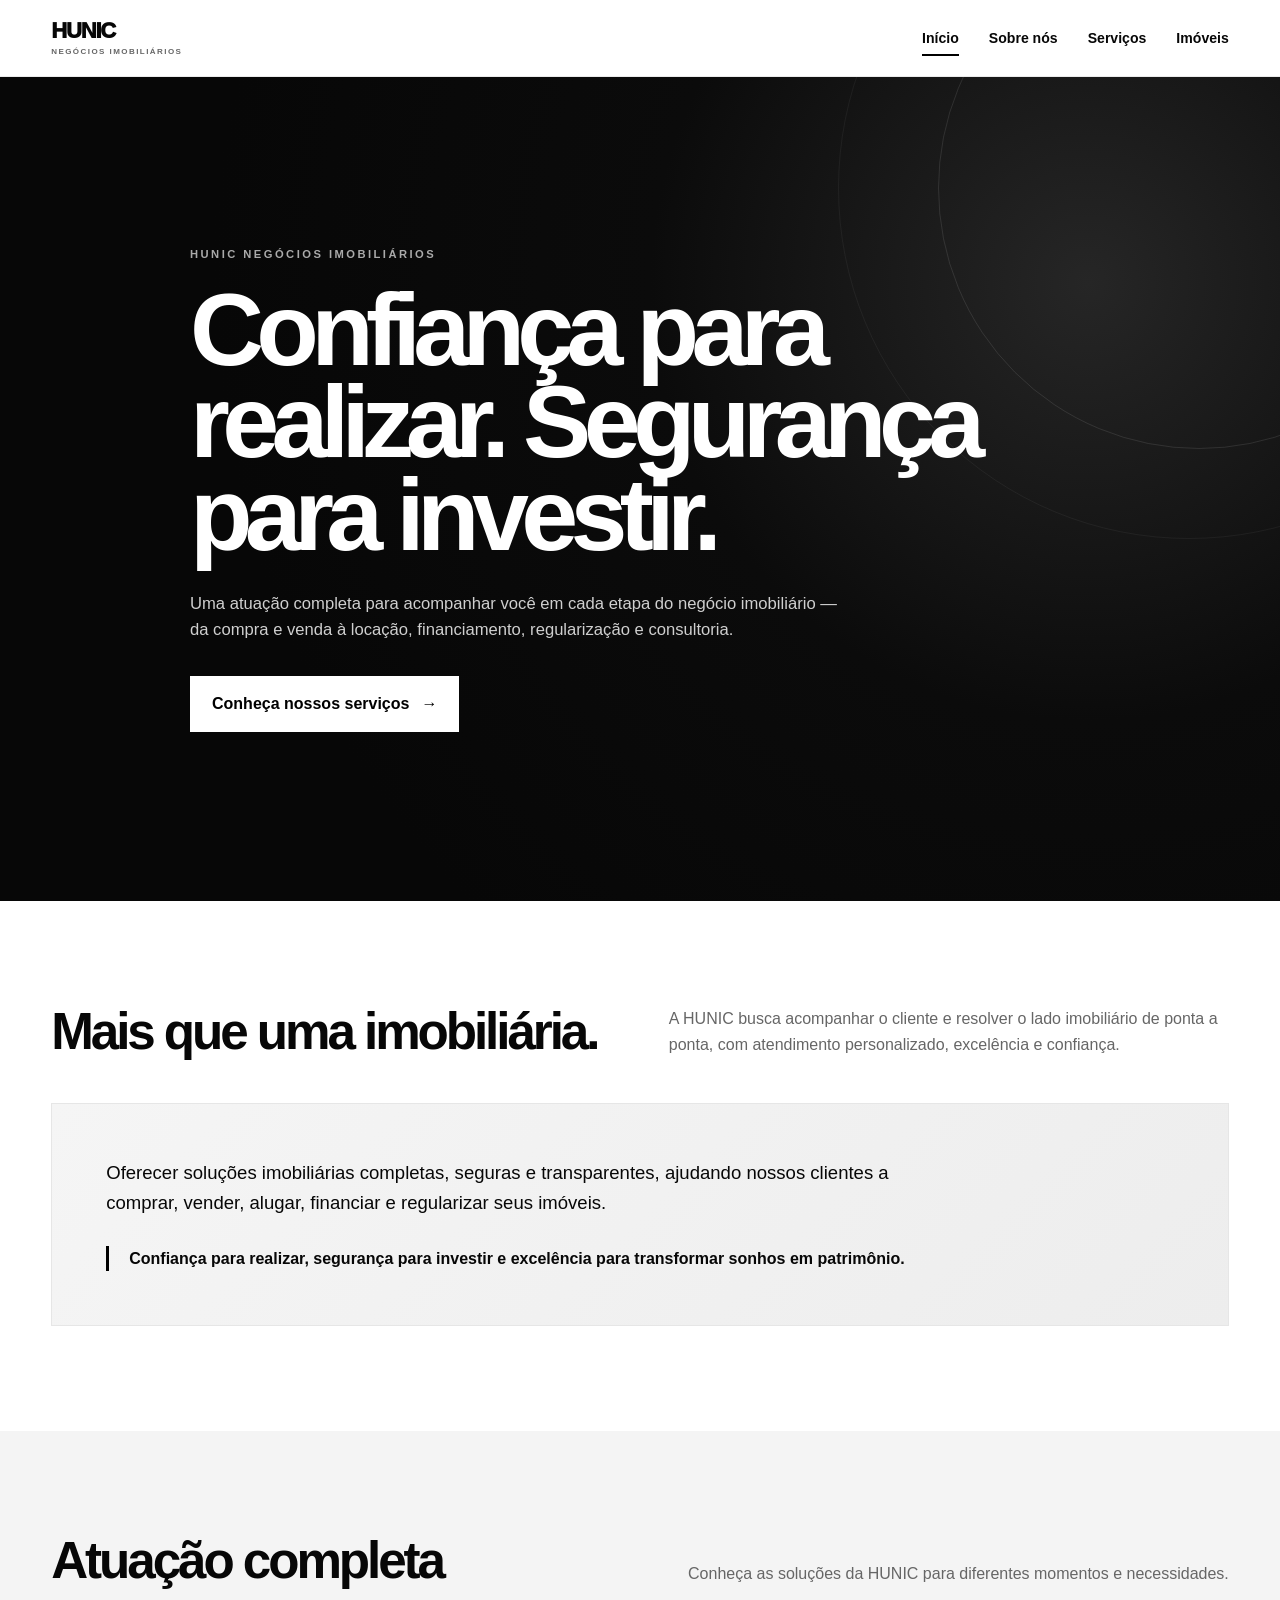
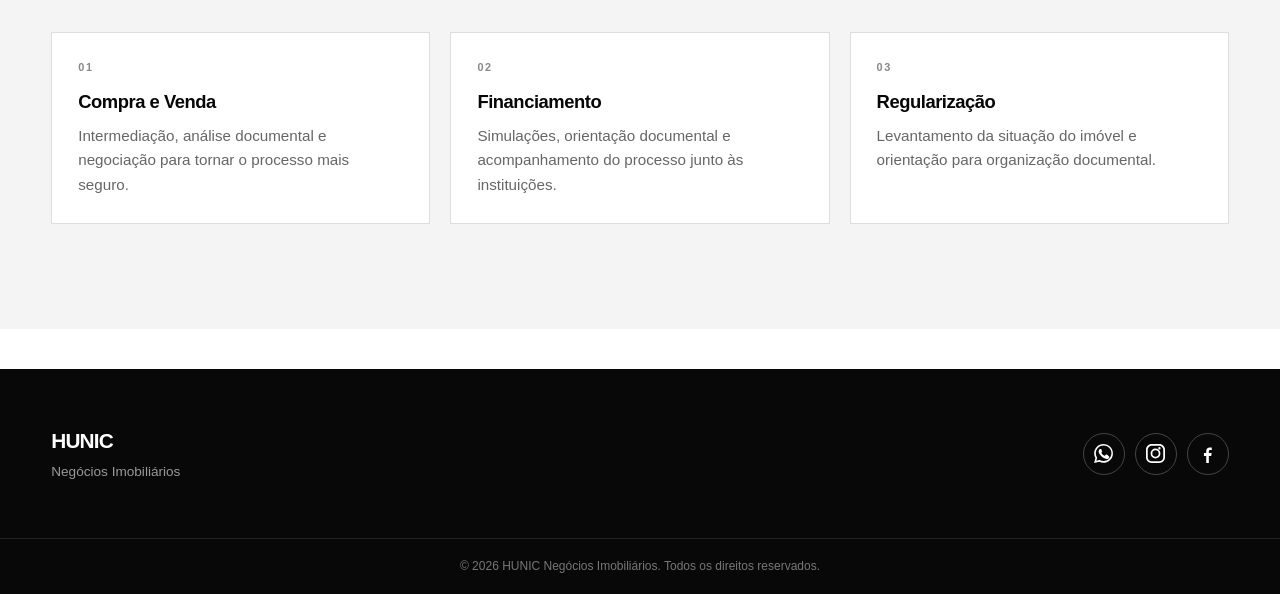
<file: index.html>
<!doctype html><html lang="pt-BR"><head><meta charset="utf-8"><meta name="viewport" content="width=device-width,initial-scale=1"><title>HUNIC | Negócios Imobiliários</title><link rel="stylesheet" href="css/style.css"></head><body>

<header class="header">
  <div class="container nav-wrap">
    <a class="logo" href="index.html">HUNIC <span>NEGÓCIOS IMOBILIÁRIOS</span></a>
    <button class="menu-toggle" aria-label="Abrir menu" aria-expanded="false"><span></span><span></span><span></span></button>
    <nav class="nav-menu">
      <a href="index.html">Início</a>
      <a href="sobre.html">Sobre nós</a>
      <a href="servicos.html">Serviços</a>
      <a href="imoveis.html">Imóveis</a>
    </nav>
  </div>
</header>

<section class="hero"><div class="container hero-inner"><div class="kicker">HUNIC Negócios Imobiliários</div><h1>Confiança para realizar. Segurança para investir.</h1><p>Uma atuação completa para acompanhar você em cada etapa do negócio imobiliário — da compra e venda à locação, financiamento, regularização e consultoria.</p><a class="btn" href="servicos.html">Conheça nossos serviços</a></div></section>
<section class="section"><div class="container"><div class="section-head"><h2>Mais que uma imobiliária.</h2><p>A HUNIC busca acompanhar o cliente e resolver o lado imobiliário de ponta a ponta, com atendimento personalizado, excelência e confiança.</p></div><div class="about-box"><p>Oferecer soluções imobiliárias completas, seguras e transparentes, ajudando nossos clientes a comprar, vender, alugar, financiar e regularizar seus imóveis.</p><div class="quote">Confiança para realizar, segurança para investir e excelência para transformar sonhos em patrimônio.</div></div></div></section>
<section class="section" style="background:#f4f4f4"><div class="container"><div class="section-head"><h2>Atuação completa</h2><p>Conheça as soluções da HUNIC para diferentes momentos e necessidades.</p></div><div class="grid-3">
<div class="card"><div class="card-body"><div class="service-number">01</div><h3>Compra e Venda</h3><p>Intermediação, análise documental e negociação para tornar o processo mais seguro.</p></div></div>
<div class="card"><div class="card-body"><div class="service-number">02</div><h3>Financiamento</h3><p>Simulações, orientação documental e acompanhamento do processo junto às instituições.</p></div></div>
<div class="card"><div class="card-body"><div class="service-number">03</div><h3>Regularização</h3><p>Levantamento da situação do imóvel e orientação para organização documental.</p></div></div>
</div></div></section>

<footer class="footer">
  <div class="container footer-inner">
    <div>
      <strong class="footer-brand">HUNIC</strong>
      <p>Negócios Imobiliários</p>
    </div>
    <div class="footer-social">
      <a href="#" aria-label="WhatsApp" title="WhatsApp" class="social-icon">
        <svg viewBox="0 0 24 24" aria-hidden="true"><path d="M20.5 3.5A11.9 11.9 0 0 0 12.1 0C5.5 0 .2 5.3.2 11.9c0 2.1.5 4.1 1.6 5.9L.1 24l6.4-1.7c1.7.9 3.6 1.4 5.5 1.4h.1c6.5 0 11.8-5.3 11.8-11.8 0-3.2-1.2-6.2-3.4-8.4ZM12.1 21.6c-1.7 0-3.4-.5-4.9-1.3l-.4-.2-3.8 1 1-3.7-.2-.4c-1-1.5-1.5-3.3-1.5-5.1C2.3 6.3 6.7 1.9 12.1 1.9c2.6 0 5.1 1 7 2.9s2.9 4.4 2.9 7c0 5.4-4.4 9.8-9.9 9.8Zm5.4-7.3c-.3-.2-1.7-.8-2-.9-.3-.1-.5-.2-.7.2-.2.3-.8.9-.9 1.1-.2.2-.3.2-.6.1-1.7-.9-2.8-1.6-3.9-3.5-.3-.5.3-.5.8-1.6.1-.2.1-.4 0-.6-.1-.2-.7-1.7-.9-2.3-.2-.6-.5-.5-.7-.5h-.6c-.2 0-.6.1-.9.4-.3.3-1.2 1.2-1.2 2.9s1.2 3.3 1.4 3.5c.2.2 2.4 3.7 5.8 5 .8.3 1.4.5 1.9.6.8.3 1.6.2 2.2.1.6-.1 1.7-.7 1.9-1.4.2-.7.2-1.3.1-1.4-.1-.2-.3-.3-.6-.5Z"/></svg>
      </a>
      <a href="#" aria-label="Instagram" title="Instagram" class="social-icon">
        <svg viewBox="0 0 24 24" aria-hidden="true"><path d="M7.2 0h9.6C20.8 0 24 3.2 24 7.2v9.6c0 4-3.2 7.2-7.2 7.2H7.2C3.2 24 0 20.8 0 16.8V7.2C0 3.2 3.2 0 7.2 0Zm-.1 2.2C4.5 2.2 2.2 4.5 2.2 7.1v9.8c0 2.6 2.3 4.9 4.9 4.9h9.8c2.6 0 4.9-2.3 4.9-4.9V7.1c0-2.6-2.3-4.9-4.9-4.9H7.1Zm9.9 1.7a1.5 1.5 0 1 1 0 3 1.5 1.5 0 0 1 0-3ZM12 5.8A6.2 6.2 0 1 1 12 18.2 6.2 6.2 0 0 1 12 5.8Zm0 2.2A4 4 0 1 0 12 16a4 4 0 0 0 0-8Z"/></svg>
      </a>
      <a href="#" aria-label="Facebook" title="Facebook" class="social-icon">
        <svg viewBox="0 0 24 24" aria-hidden="true"><path d="M13.7 24v-9h3l.5-3.5h-3.5V9.3c0-1 .3-1.7 1.8-1.7h1.9V4.5c-.3 0-1.4-.1-2.6-.1-2.6 0-4.4 1.6-4.4 4.5v2.5H7.5V15h2.9v9h3.3Z"/></svg>
      </a>
    </div>
  </div>
  <div class="footer-bottom">© 2026 HUNIC Negócios Imobiliários. Todos os direitos reservados.</div>
</footer>
<script src="js/script.js"></script></body></html>
</file>
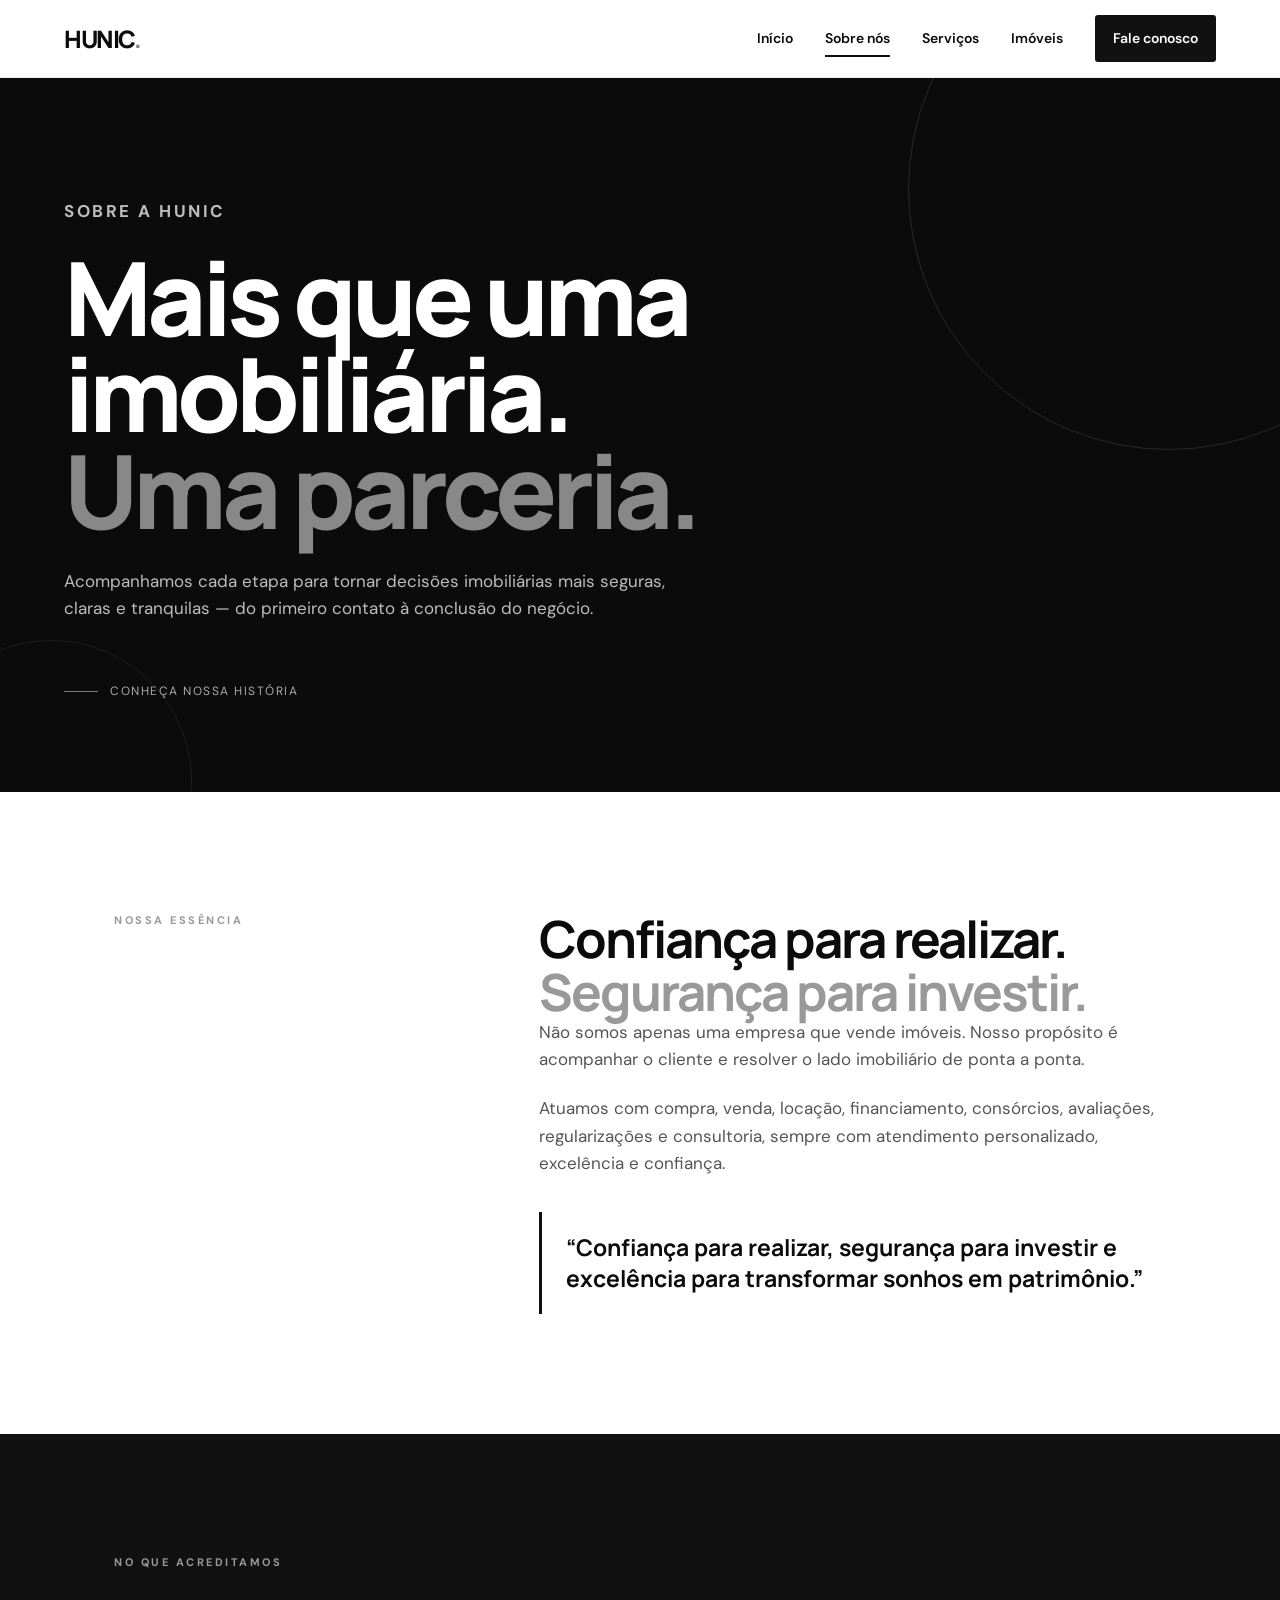
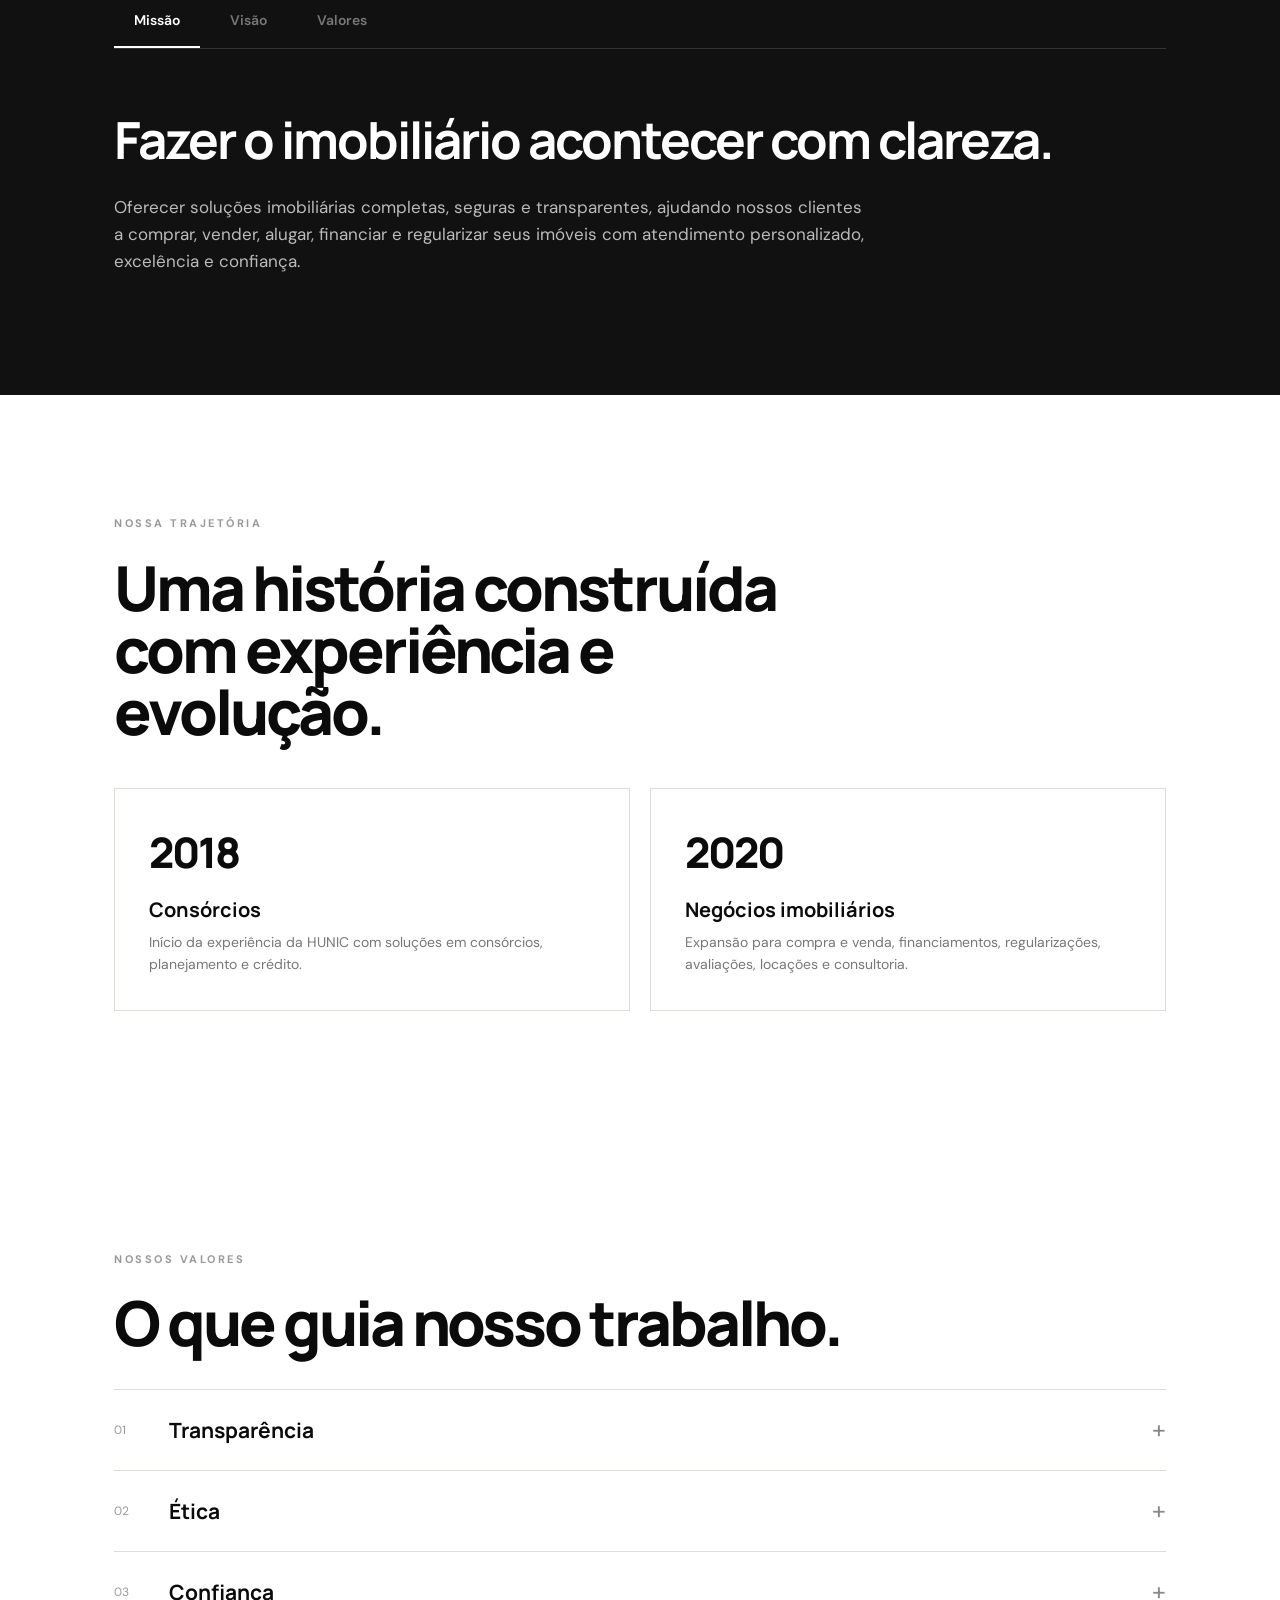
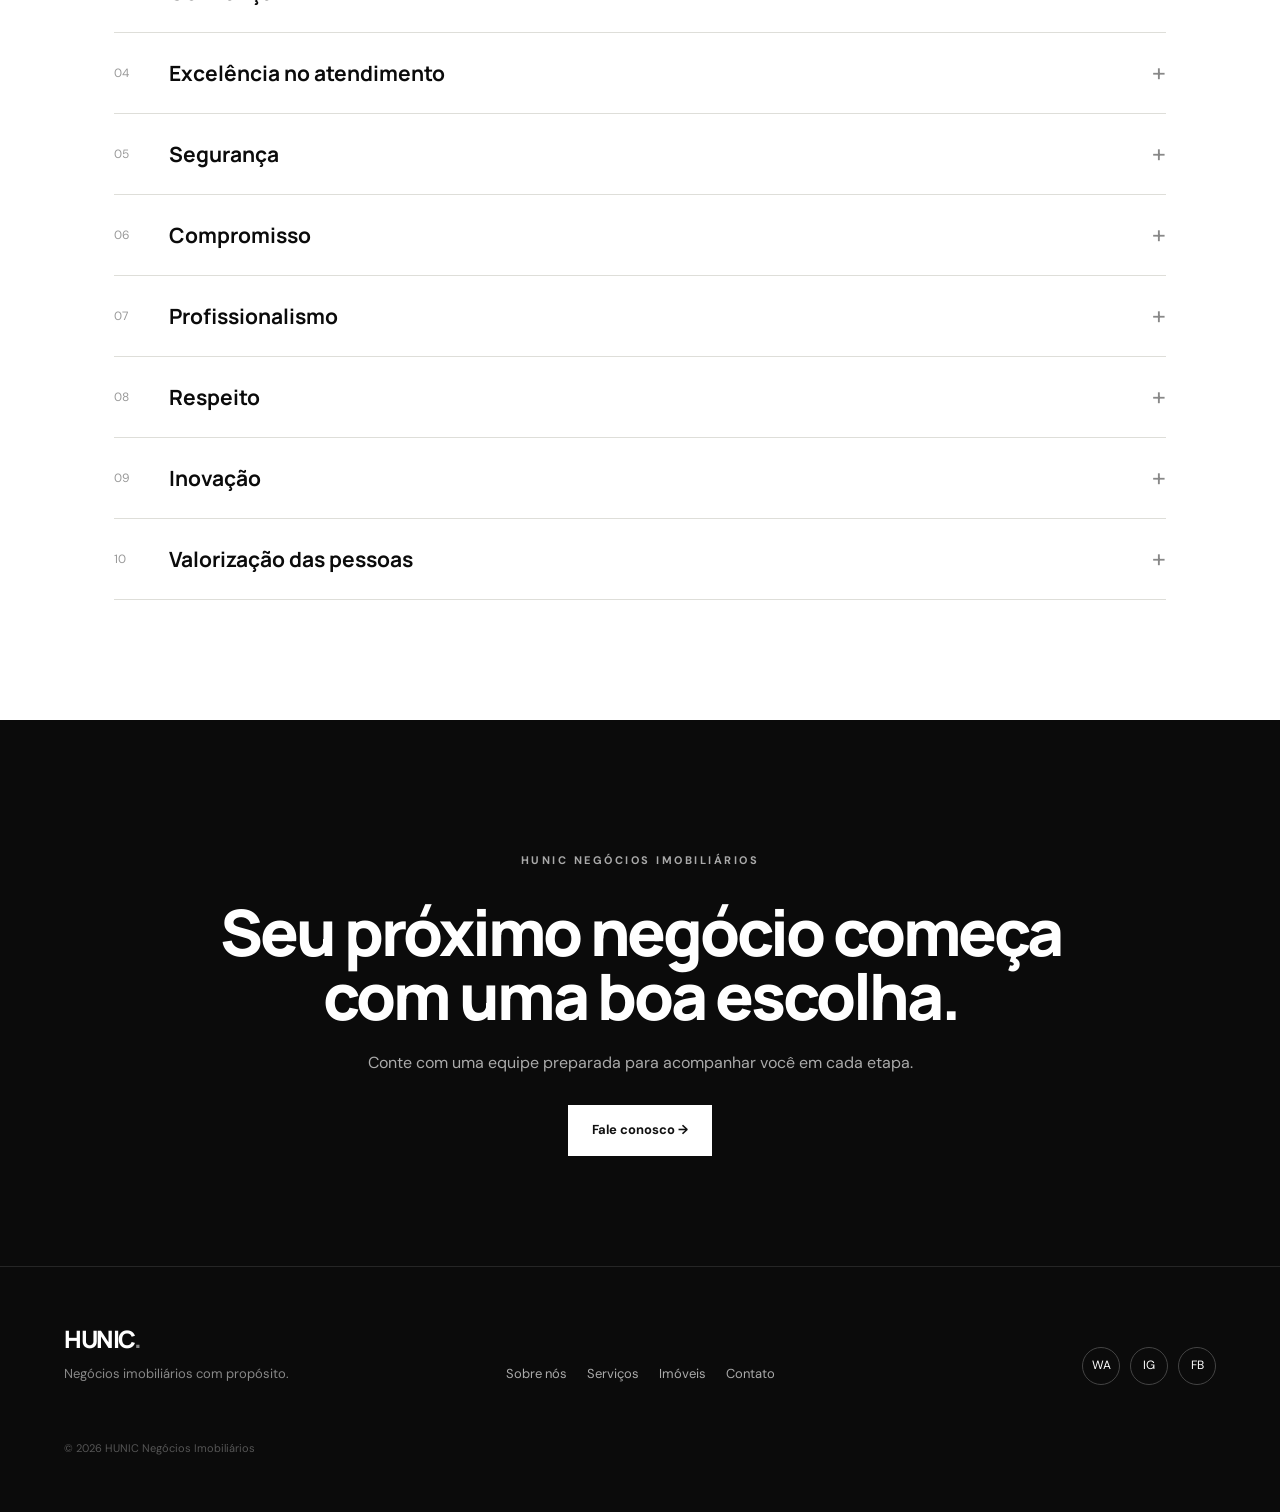
<file: sobre.html>
<!DOCTYPE html>
<html lang="pt-BR">
<head>
<meta charset="UTF-8">
<meta name="viewport" content="width=device-width, initial-scale=1.0">
<title>Sobre nós | HUNIC Negócios Imobiliários</title>
<link rel="preconnect" href="https://fonts.googleapis.com">
<link rel="preconnect" href="https://fonts.gstatic.com" crossorigin>
<link href="https://fonts.googleapis.com/css2?family=DM+Sans:wght@400;500;600;700&family=Manrope:wght@600;700;800&display=swap" rel="stylesheet">
<style>
:root{--black:#0b0b0b;--dark:#121212;--white:#fff;--soft:#f4f4f2;--gray:#8b8b8b;--line:#deded9;--max:1180px}
*{box-sizing:border-box;margin:0;padding:0}
html{scroll-behavior:smooth}
body{font-family:"DM Sans",sans-serif;color:var(--black);background:#fff;line-height:1.6}
a{text-decoration:none;color:inherit}
.site-header{position:sticky;top:0;z-index:50;height:78px;padding:0 5%;display:flex;align-items:center;justify-content:space-between;background:rgba(255,255,255,.94);backdrop-filter:blur(16px);border-bottom:1px solid rgba(0,0,0,.07)}
.logo{font:800 24px Manrope,sans-serif;letter-spacing:-1.5px}.logo span{color:#888}
.nav{display:flex;align-items:center;gap:32px;font-size:14px;font-weight:600}
.nav a{position:relative;padding:8px 0}.nav a:after{content:"";position:absolute;left:0;bottom:1px;width:0;height:2px;background:#111;transition:.3s}.nav a:hover:after,.nav a.active:after{width:100%}
.nav-contact{background:#111;color:#fff;padding:12px 18px!important;border-radius:3px}.nav-contact:after{display:none}
.menu-toggle{display:none;background:none;border:0;width:40px;cursor:pointer}.menu-toggle span{display:block;height:2px;background:#111;margin:6px 0;transition:.3s}
.hero{background:#0b0b0b;color:#fff;min-height:78vh;display:grid;place-items:center;position:relative;overflow:hidden;padding:90px 5%}
.hero:before{content:"";position:absolute;width:520px;height:520px;border:1px solid rgba(255,255,255,.12);border-radius:50%;right:-150px;top:-150px}.hero:after{content:"";position:absolute;width:280px;height:280px;border:1px solid rgba(255,255,255,.08);border-radius:50%;left:-90px;bottom:-130px}
.hero-inner{width:100%;max-width:var(--max);position:relative;z-index:1}
.eyebrow{font-size:11px;font-weight:700;letter-spacing:2.5px;color:#999;margin-bottom:24px}
.hero h1{font:800 clamp(50px,8vw,105px)/.94 Manrope,sans-serif;letter-spacing:-5px;max-width:900px}
.hero h1 em{font-style:normal;color:#888}
.hero p{max-width:610px;color:#bdbdbd;font-size:17px;margin-top:30px}
.scroll{margin-top:60px;display:inline-flex;gap:12px;align-items:center;color:#aaa;font-size:12px;text-transform:uppercase;letter-spacing:1.5px}.scroll span{width:34px;height:1px;background:#777}
.section{max-width:var(--max);margin:auto;padding:120px 5%}
.intro{display:grid;grid-template-columns:.8fr 1.5fr;gap:90px;align-items:start}
.intro h2{font:700 clamp(32px,4vw,56px)/1.05 Manrope,sans-serif;letter-spacing:-2px}
.intro h2 span{color:#999}
.intro-copy p{font-size:17px;color:#555;max-width:640px;margin-bottom:22px}
.quote{border-left:3px solid #111;padding:20px 0 20px 24px;font:700 23px/1.35 Manrope,sans-serif;margin-top:35px}
.stats{background:var(--soft);display:grid;grid-template-columns:repeat(4,1fr);gap:1px;padding:0}
.stat{padding:48px 30px;border-right:1px solid #ddd}.stat:last-child{border:0}.stat strong{font:800 48px Manrope,sans-serif;display:block;letter-spacing:-2px}.stat span{font-size:13px;color:#777}
.tabs-wrap{background:#111;color:#fff}
.tabs{display:flex;gap:10px;border-bottom:1px solid #333;margin-bottom:55px}.tab{border:0;background:none;color:#777;padding:15px 20px 17px;font:600 14px "DM Sans";cursor:pointer;border-bottom:2px solid transparent}.tab.active{color:#fff;border-color:#fff}
.tab-content{display:none;animation:fade .45s ease}.tab-content.active{display:block}.tab-content h3{font:700 clamp(32px,4vw,55px) Manrope;margin-bottom:20px;letter-spacing:-2px}.tab-content p{color:#bbb;max-width:760px;font-size:17px}
@keyframes fade{from{opacity:0;transform:translateY(10px)}to{opacity:1;transform:none}}
.timeline{display:grid;grid-template-columns:repeat(2,1fr);gap:20px;margin-top:45px}
.timeline-card{border:1px solid var(--line);padding:34px;min-height:210px;transition:.35s}.timeline-card:hover{background:#111;color:#fff;transform:translateY(-5px)}.year{font:800 42px Manrope;letter-spacing:-2px}.timeline-card h3{margin:15px 0 8px;font:700 20px Manrope}.timeline-card p{font-size:14px;color:#777}.timeline-card:hover p{color:#aaa}
.values{border-top:1px solid var(--line);margin-top:35px}.value{border-bottom:1px solid var(--line);padding:20px 0;display:flex;align-items:center;gap:20px;cursor:pointer}.value-number{font-size:12px;color:#999;width:35px}.value-name{font:700 21px Manrope;flex:1}.value-plus{font-size:25px;color:#888;transition:.3s}.value-desc{display:none;padding:0 55px 20px;color:#666;font-size:14px}.value.open .value-plus{transform:rotate(45deg)}.value.open .value-desc{display:block}
.cta{background:#0b0b0b;color:#fff;text-align:center;padding:110px 5%}.cta h2{font:800 clamp(38px,5vw,68px)/1 Manrope;letter-spacing:-3px;max-width:850px;margin:auto}.cta p{color:#aaa;margin:22px auto 30px;max-width:600px}.btn{display:inline-flex;background:#fff;color:#111;padding:15px 24px;font-weight:700;font-size:13px;transition:.3s}.btn:hover{transform:translateY(-3px);padding-right:30px}
footer{background:#0b0b0b;color:#fff;border-top:1px solid #262626;padding:55px 5%;display:grid;grid-template-columns:1fr 1fr 1fr;gap:30px;align-items:end}.footer-brand p{color:#888;font-size:13px;margin-top:8px}.footer-links{display:flex;gap:20px;justify-content:center;font-size:13px;color:#aaa}.social{display:flex;gap:10px;justify-content:flex-end}.social a{width:38px;height:38px;border:1px solid #444;border-radius:50%;display:grid;place-items:center;font-size:12px;transition:.3s}.social a:hover{background:#fff;color:#111}.copyright{grid-column:1/-1;color:#555;font-size:11px;margin-top:25px}
.reveal{opacity:0;transform:translateY(25px);transition:.7s ease}.reveal.show{opacity:1;transform:none}
@media(max-width:800px){
.site-header{height:70px}.menu-toggle{display:block}.nav{display:none;position:absolute;top:70px;left:0;right:0;background:#fff;padding:20px 5%;flex-direction:column;align-items:stretch;gap:4px;border-bottom:1px solid #ddd}.nav.open{display:flex}.nav a{padding:13px 0}.nav-contact{text-align:center;margin-top:8px}
.hero{min-height:72vh;padding-top:70px}.hero h1{letter-spacing:-3px}.hero p{font-size:15px}.section{padding:80px 5%}.intro{grid-template-columns:1fr;gap:35px}.stats{grid-template-columns:1fr 1fr}.stat{padding:32px 20px}.stat strong{font-size:36px}.timeline{grid-template-columns:1fr}.tabs{overflow:auto}.tab{white-space:nowrap}.value-name{font-size:17px}.value-desc{padding-left:55px}footer{grid-template-columns:1fr;text-align:center}.footer-links,.social{justify-content:center}.copyright{grid-column:auto}
}
@media(prefers-reduced-motion:reduce){*{scroll-behavior:auto!important;transition:none!important;animation:none!important}}
</style>
</head>
<body>
<header class="site-header">
<a class="logo" href="index.html">HUNIC<span>.</span></a>
<button class="menu-toggle" aria-label="Abrir menu" aria-expanded="false"><span></span><span></span><span></span></button>
<nav class="nav">
<a href="index.html">Início</a><a class="active" href="sobre.html">Sobre nós</a><a href="servicos.html">Serviços</a><a href="imoveis.html">Imóveis</a><a class="nav-contact" href="index.html#contato">Fale conosco</a>
</nav>
</header>

<main>
<section class="hero">
<div class="hero-inner reveal">
<p class="eyebrow">SOBRE A HUNIC</p>
<h1>Mais que uma imobiliária.<br><em>Uma parceria.</em></h1>
<p>Acompanhamos cada etapa para tornar decisões imobiliárias mais seguras, claras e tranquilas — do primeiro contato à conclusão do negócio.</p>
<a class="scroll" href="#essencia"><span></span> Conheça nossa história</a>
</div>
</section>

<section class="section intro reveal" id="essencia">
<div><p class="eyebrow">NOSSA ESSÊNCIA</p></div>
<div class="intro-copy">
<h2>Confiança para realizar. <span>Segurança para investir.</span></h2>
<p>Não somos apenas uma empresa que vende imóveis. Nosso propósito é acompanhar o cliente e resolver o lado imobiliário de ponta a ponta.</p>
<p>Atuamos com compra, venda, locação, financiamento, consórcios, avaliações, regularizações e consultoria, sempre com atendimento personalizado, excelência e confiança.</p>
<div class="quote">“Confiança para realizar, segurança para investir e excelência para transformar sonhos em patrimônio.”</div>
</div>
</section>


<section class="tabs-wrap">
<div class="section">
<p class="eyebrow">NO QUE ACREDITAMOS</p>
<div class="tabs">
<button class="tab active" data-tab="missao">Missão</button>
<button class="tab" data-tab="visao">Visão</button>
<button class="tab" data-tab="valores">Valores</button>
</div>
<div class="tab-content active" id="missao"><h3>Fazer o imobiliário acontecer com clareza.</h3><p>Oferecer soluções imobiliárias completas, seguras e transparentes, ajudando nossos clientes a comprar, vender, alugar, financiar e regularizar seus imóveis com atendimento personalizado, excelência e confiança.</p></div>
<div class="tab-content" id="visao"><h3>Ser referência em Macatuba e região.</h3><p>Ser reconhecida como uma das principais referências imobiliárias de Macatuba e região, destacando-se pela credibilidade, inovação, qualidade no atendimento e compromisso com seus clientes.</p></div>
<div class="tab-content" id="valores"><h3>Princípios que orientam cada decisão.</h3><p>Transparência, Ética, Confiança, Excelência no atendimento, Segurança, Compromisso, Profissionalismo, Respeito, Inovação e Valorização das pessoas.</p></div>
</div>
</section>

<section class="section reveal">
<p class="eyebrow">NOSSA TRAJETÓRIA</p>
<h2 style="font:800 clamp(35px,5vw,62px)/1 Manrope;letter-spacing:-3px;max-width:760px">Uma história construída com experiência e evolução.</h2>
<div class="timeline">
<div class="timeline-card"><div class="year">2018</div><h3>Consórcios</h3><p>Início da experiência da HUNIC com soluções em consórcios, planejamento e crédito.</p></div>
<div class="timeline-card"><div class="year">2020</div><h3>Negócios imobiliários</h3><p>Expansão para compra e venda, financiamentos, regularizações, avaliações, locações e consultoria.</p></div>
</div>
</section>

<section class="section reveal">
<p class="eyebrow">NOSSOS VALORES</p>
<h2 style="font:800 clamp(35px,5vw,62px)/1 Manrope;letter-spacing:-3px">O que guia nosso trabalho.</h2>
<div class="values">
<div class="value"><span class="value-number">01</span><span class="value-name">Transparência</span><span class="value-plus">+</span><div class="value-desc">Informação clara e comunicação objetiva em cada etapa.</div></div>
<div class="value"><span class="value-number">02</span><span class="value-name">Ética</span><span class="value-plus">+</span><div class="value-desc">Atuação responsável, íntegra e profissional.</div></div>
<div class="value"><span class="value-number">03</span><span class="value-name">Confiança</span><span class="value-plus">+</span><div class="value-desc">Relacionamentos construídos com segurança e credibilidade.</div></div>
<div class="value"><span class="value-number">04</span><span class="value-name">Excelência no atendimento</span><span class="value-plus">+</span><div class="value-desc">Atenção personalizada para compreender cada necessidade.</div></div>
<div class="value"><span class="value-number">05</span><span class="value-name">Segurança</span><span class="value-plus">+</span><div class="value-desc">Cuidado com documentos, processos e decisões.</div></div>
<div class="value"><span class="value-number">06</span><span class="value-name">Compromisso</span><span class="value-plus">+</span><div class="value-desc">Responsabilidade com cada cliente e cada negócio.</div></div>
<div class="value"><span class="value-number">07</span><span class="value-name">Profissionalismo</span><span class="value-plus">+</span><div class="value-desc">Conhecimento e seriedade em todas as etapas.</div></div>
<div class="value"><span class="value-number">08</span><span class="value-name">Respeito</span><span class="value-plus">+</span><div class="value-desc">Valorização das pessoas e de suas histórias.</div></div>
<div class="value"><span class="value-number">09</span><span class="value-name">Inovação</span><span class="value-plus">+</span><div class="value-desc">Busca constante por soluções melhores e mais eficientes.</div></div>
<div class="value"><span class="value-number">10</span><span class="value-name">Valorização das pessoas</span><span class="value-plus">+</span><div class="value-desc">Pessoas no centro de cada relacionamento.</div></div>
</div>
</section>

<section class="cta">
<p class="eyebrow">HUNIC NEGÓCIOS IMOBILIÁRIOS</p>
<h2>Seu próximo negócio começa com uma boa escolha.</h2>
<p>Conte com uma equipe preparada para acompanhar você em cada etapa.</p>
<a class="btn" href="index.html#contato">Fale conosco →</a>
</section>
</main>

<footer>
<div class="footer-brand"><a class="logo" href="index.html">HUNIC<span>.</span></a><p>Negócios imobiliários com propósito.</p></div>
<div class="footer-links"><a href="sobre.html">Sobre nós</a><a href="servicos.html">Serviços</a><a href="imoveis.html">Imóveis</a><a href="index.html#contato">Contato</a></div>
<div class="social"><a href="#" aria-label="WhatsApp">WA</a><a href="#" aria-label="Instagram">IG</a><a href="#" aria-label="Facebook">FB</a></div>
<div class="copyright">© 2026 HUNIC Negócios Imobiliários</div>
</footer>

<script>
const menu=document.querySelector('.menu-toggle'),nav=document.querySelector('.nav');
menu.addEventListener('click',()=>{const open=nav.classList.toggle('open');menu.setAttribute('aria-expanded',open)});
document.querySelectorAll('.nav a').forEach(a=>a.addEventListener('click',()=>nav.classList.remove('open')));

const tabs=document.querySelectorAll('.tab');
tabs.forEach(tab=>tab.addEventListener('click',()=>{
 tabs.forEach(t=>t.classList.remove('active'));
 document.querySelectorAll('.tab-content').forEach(c=>c.classList.remove('active'));
 tab.classList.add('active');document.getElementById(tab.dataset.tab).classList.add('active');
}));

document.querySelectorAll('.value').forEach(v=>v.addEventListener('click',()=>v.classList.toggle('open')));

const observer=new IntersectionObserver(entries=>entries.forEach(e=>{if(e.isIntersecting)e.target.classList.add('show')}),{threshold:.12});
document.querySelectorAll('.reveal').forEach(el=>observer.observe(el));
</script>
</body>
</html>
</file>
<file: css/style.css>
:root{--black:#070707;--dark:#101010;--gray:#6f6f6f;--line:#dedede;--light:#f5f5f5;--white:#fff;--max:1180px;--ease:cubic-bezier(.2,.7,.2,1)}
*{box-sizing:border-box;margin:0;padding:0}html{scroll-behavior:smooth}body{font-family:Inter,Arial,Helvetica,sans-serif;background:#fff;color:var(--black);line-height:1.6;overflow-x:hidden}a{color:inherit;text-decoration:none}img{display:block;width:100%}.container{width:min(92%,var(--max));margin:auto}
.header{position:sticky;top:0;z-index:100;background:rgba(255,255,255,.88);backdrop-filter:blur(18px);border-bottom:1px solid rgba(0,0,0,.08);transition:.35s}.header.scrolled{box-shadow:0 10px 30px rgba(0,0,0,.07)}.nav-wrap{min-height:76px;display:flex;align-items:center;justify-content:space-between}.logo{font-weight:950;letter-spacing:-.055em;font-size:1.38rem;line-height:1}.logo span{display:block;font-size:.5rem;letter-spacing:.18em;font-weight:650;margin-top:6px;color:#666}.nav-menu{display:flex;gap:30px;align-items:center}.nav-menu a{font-size:.88rem;font-weight:750;position:relative;padding:10px 0}.nav-menu a:after{content:"";position:absolute;left:0;bottom:3px;width:0;height:2px;background:#000;transition:.3s var(--ease)}.nav-menu a:hover:after,.nav-menu a.active:after{width:100%}.menu-toggle{display:none;background:none;border:0;width:42px;height:42px;cursor:pointer}.menu-toggle span{display:block;width:23px;height:2px;background:#111;margin:5px auto;transition:.25s}.menu-toggle.active span:nth-child(1){transform:translateY(7px) rotate(45deg)}.menu-toggle.active span:nth-child(2){opacity:0}.menu-toggle.active span:nth-child(3){transform:translateY(-7px) rotate(-45deg)}
.hero{min-height:calc(100vh - 76px);display:flex;align-items:center;background:radial-gradient(circle at 85% 25%,#262626 0,#0b0b0b 35%,#070707 70%);color:#fff;padding:90px 0;position:relative;overflow:hidden}.hero:before{content:"";position:absolute;width:520px;height:520px;border:1px solid rgba(255,255,255,.1);border-radius:50%;right:-180px;top:-150px}.hero:after{content:"";position:absolute;width:700px;height:700px;border:1px solid rgba(255,255,255,.05);border-radius:50%;right:-260px;top:-240px}.hero-inner{max-width:900px;position:relative;z-index:2}.kicker{text-transform:uppercase;letter-spacing:.22em;font-size:.7rem;color:#aaa;font-weight:800;margin-bottom:20px}.hero h1{font-size:clamp(3rem,8vw,7.2rem);line-height:.9;letter-spacing:-.075em;max-width:900px}.hero p{max-width:650px;color:#cfcfcf;margin-top:30px;font-size:1.04rem}.btn{display:inline-flex;align-items:center;gap:12px;margin-top:32px;padding:14px 21px;background:#fff;color:#000;font-weight:850;border:1px solid #fff;transition:.35s var(--ease)}.btn:after{content:"→";transition:.3s}.btn:hover{background:transparent;color:#fff;transform:translateY(-3px)}.btn:hover:after{transform:translateX(4px)}
.section{padding:105px 0}.section-head{display:flex;justify-content:space-between;gap:50px;align-items:end;margin-bottom:46px}.section-head h2{font-size:clamp(2.1rem,4vw,4rem);line-height:.98;letter-spacing:-.06em}.section-head p{max-width:560px;color:#666}.grid-2{display:grid;grid-template-columns:1fr 1fr;gap:24px}.grid-3{display:grid;grid-template-columns:repeat(3,1fr);gap:20px}.card{border:1px solid var(--line);background:#fff;transition:.4s var(--ease)}.card:hover{transform:translateY(-7px);box-shadow:0 22px 45px rgba(0,0,0,.09)}.card-body{padding:26px}.card h3{font-size:1.15rem;margin-bottom:8px;letter-spacing:-.025em}.card p{color:#666;font-size:.95rem}.about-box{background:linear-gradient(135deg,#f5f5f5,#ededed);padding:54px;border:1px solid #e6e6e6}.about-box p{font-size:1.16rem;max-width:820px}.quote{border-left:3px solid #000;padding-left:20px;margin-top:28px;font-weight:850}.values{display:grid;grid-template-columns:repeat(5,1fr);gap:10px}.value{padding:22px;border-top:2px solid #111;font-weight:800;transition:.3s}.value:hover{background:#111;color:#fff}.service-card{overflow:hidden}.service-img{height:230px;object-fit:cover;filter:grayscale(100%);transition:.55s var(--ease)}.service-card:hover .service-img{transform:scale(1.07);filter:grayscale(0%)}.service-number{font-size:.68rem;letter-spacing:.15em;color:#888;font-weight:900;margin-bottom:10px}.service-card .card-body{min-height:190px}
.property-shell{position:relative}.property-card{display:grid;grid-template-columns:1.15fr .85fr;border:1px solid var(--line);overflow:hidden;background:#fff;animation:fadeSlide .55s var(--ease)}.property-gallery{position:relative;background:#ddd;min-height:480px;overflow:hidden}.property-gallery img{height:100%;min-height:480px;object-fit:cover;transition:.6s var(--ease)}.property-gallery:hover img{transform:scale(1.035)}.gallery-controls{position:absolute;left:18px;right:18px;top:50%;display:flex;justify-content:space-between;transform:translateY(-50%)}.gallery-btn{width:42px;height:42px;border:0;border-radius:50%;background:rgba(0,0,0,.72);color:#fff;font-size:1.2rem;cursor:pointer;transition:.25s}.gallery-btn:hover{background:#fff;color:#000;transform:scale(1.08)}.gallery-dots{position:absolute;bottom:18px;left:50%;transform:translateX(-50%);display:flex;gap:7px}.dot{width:7px;height:7px;border-radius:50%;border:0;background:#fff;opacity:.45;cursor:pointer;transition:.25s}.dot.active{opacity:1;transform:scale(1.35)}.property-info{padding:48px;display:flex;flex-direction:column;justify-content:center}.property-tag{font-size:.7rem;letter-spacing:.18em;text-transform:uppercase;font-weight:900;color:#777}.property-info h3{font-size:2.4rem;line-height:1.05;letter-spacing:-.05em;margin:10px 0 14px}.property-price{font-size:1.2rem;font-weight:900;margin:16px 0}.property-meta{display:flex;flex-wrap:wrap;gap:8px;margin-top:18px}.meta{background:#f0f0f0;padding:8px 11px;font-size:.82rem;font-weight:700}.carousel-main{position:relative}.carousel-arrow{position:absolute;top:50%;transform:translateY(-50%);z-index:5;width:46px;height:46px;border-radius:50%;border:1px solid #111;background:#fff;font-size:1.4rem;cursor:pointer;transition:.25s}.carousel-arrow:hover{background:#111;color:#fff;transform:translateY(-50%) scale(1.08)}.carousel-arrow.prev{left:-23px}.carousel-arrow.next{right:-23px}.carousel-nav{display:flex;justify-content:center;gap:8px;margin-top:20px}.carousel-nav .dot{background:#111}.blank-note{border:1px dashed #bbb;padding:70px 25px;text-align:center;color:#666}
.footer{background:#080808;color:#fff;margin-top:40px}.footer-inner{padding:55px 0;display:flex;justify-content:space-between;align-items:center;gap:30px}.footer-brand{font-size:1.3rem;letter-spacing:-.04em}.footer p{color:#999;font-size:.85rem;margin-top:4px}.footer-social{display:flex;gap:10px}.social-icon{width:42px;height:42px;border:1px solid #444;border-radius:50%;display:grid;place-items:center;transition:.25s}.social-icon:hover{background:#fff;color:#000;transform:translateY(-4px)}.social-icon svg{width:19px;height:19px;fill:currentColor}.footer-bottom{text-align:center;border-top:1px solid #222;color:#777;font-size:.75rem;padding:18px}.page-hero{background:radial-gradient(circle at 90% 20%,#292929,#080808 55%);color:#fff;padding:105px 0 85px;position:relative;overflow:hidden}.page-hero:after{content:"";position:absolute;width:430px;height:430px;border:1px solid rgba(255,255,255,.08);border-radius:50%;right:-180px;top:-170px}.page-hero h1{font-size:clamp(2.8rem,7vw,5.8rem);line-height:.95;letter-spacing:-.07em;position:relative;z-index:2}.page-hero p{color:#aaa;max-width:650px;margin-top:18px;position:relative;z-index:2}
.reveal{opacity:0;transform:translateY(28px);transition:opacity .75s var(--ease),transform .75s var(--ease)}.reveal.visible{opacity:1;transform:none}@keyframes fadeSlide{from{opacity:0;transform:translateX(20px)}to{opacity:1;transform:none}}
@media(max-width:850px){.nav-menu{position:absolute;top:76px;left:0;right:0;background:rgba(255,255,255,.98);backdrop-filter:blur(18px);border-bottom:1px solid var(--line);display:flex;flex-direction:column;align-items:flex-start;padding:18px 4%;gap:4px;opacity:0;visibility:hidden;transform:translateY(-10px);transition:.25s}.nav-menu.open{opacity:1;visibility:visible;transform:none}.menu-toggle{display:block}.grid-2,.grid-3{grid-template-columns:1fr}.values{grid-template-columns:1fr 1fr}.property-card{grid-template-columns:1fr}.property-gallery,.property-gallery img{min-height:330px}.property-info{padding:32px}.carousel-arrow.prev{left:10px}.carousel-arrow.next{right:10px}.section-head{display:block}.section-head p{margin-top:15px}.hero{min-height:calc(100vh - 76px)} }
@media(max-width:520px){.values{grid-template-columns:1fr}.hero{padding:70px 0;min-height:72vh}.hero h1{font-size:clamp(2.8rem,15vw,4.5rem)}.section{padding:70px 0}.about-box{padding:30px 24px}.footer-inner{align-items:flex-start;flex-direction:column}.property-info h3{font-size:2rem}.page-hero{padding:75px 0 65px}}
@media(prefers-reduced-motion:reduce){*,*:before,*:after{scroll-behavior:auto!important;animation:none!important;transition:none!important}}
</file>
